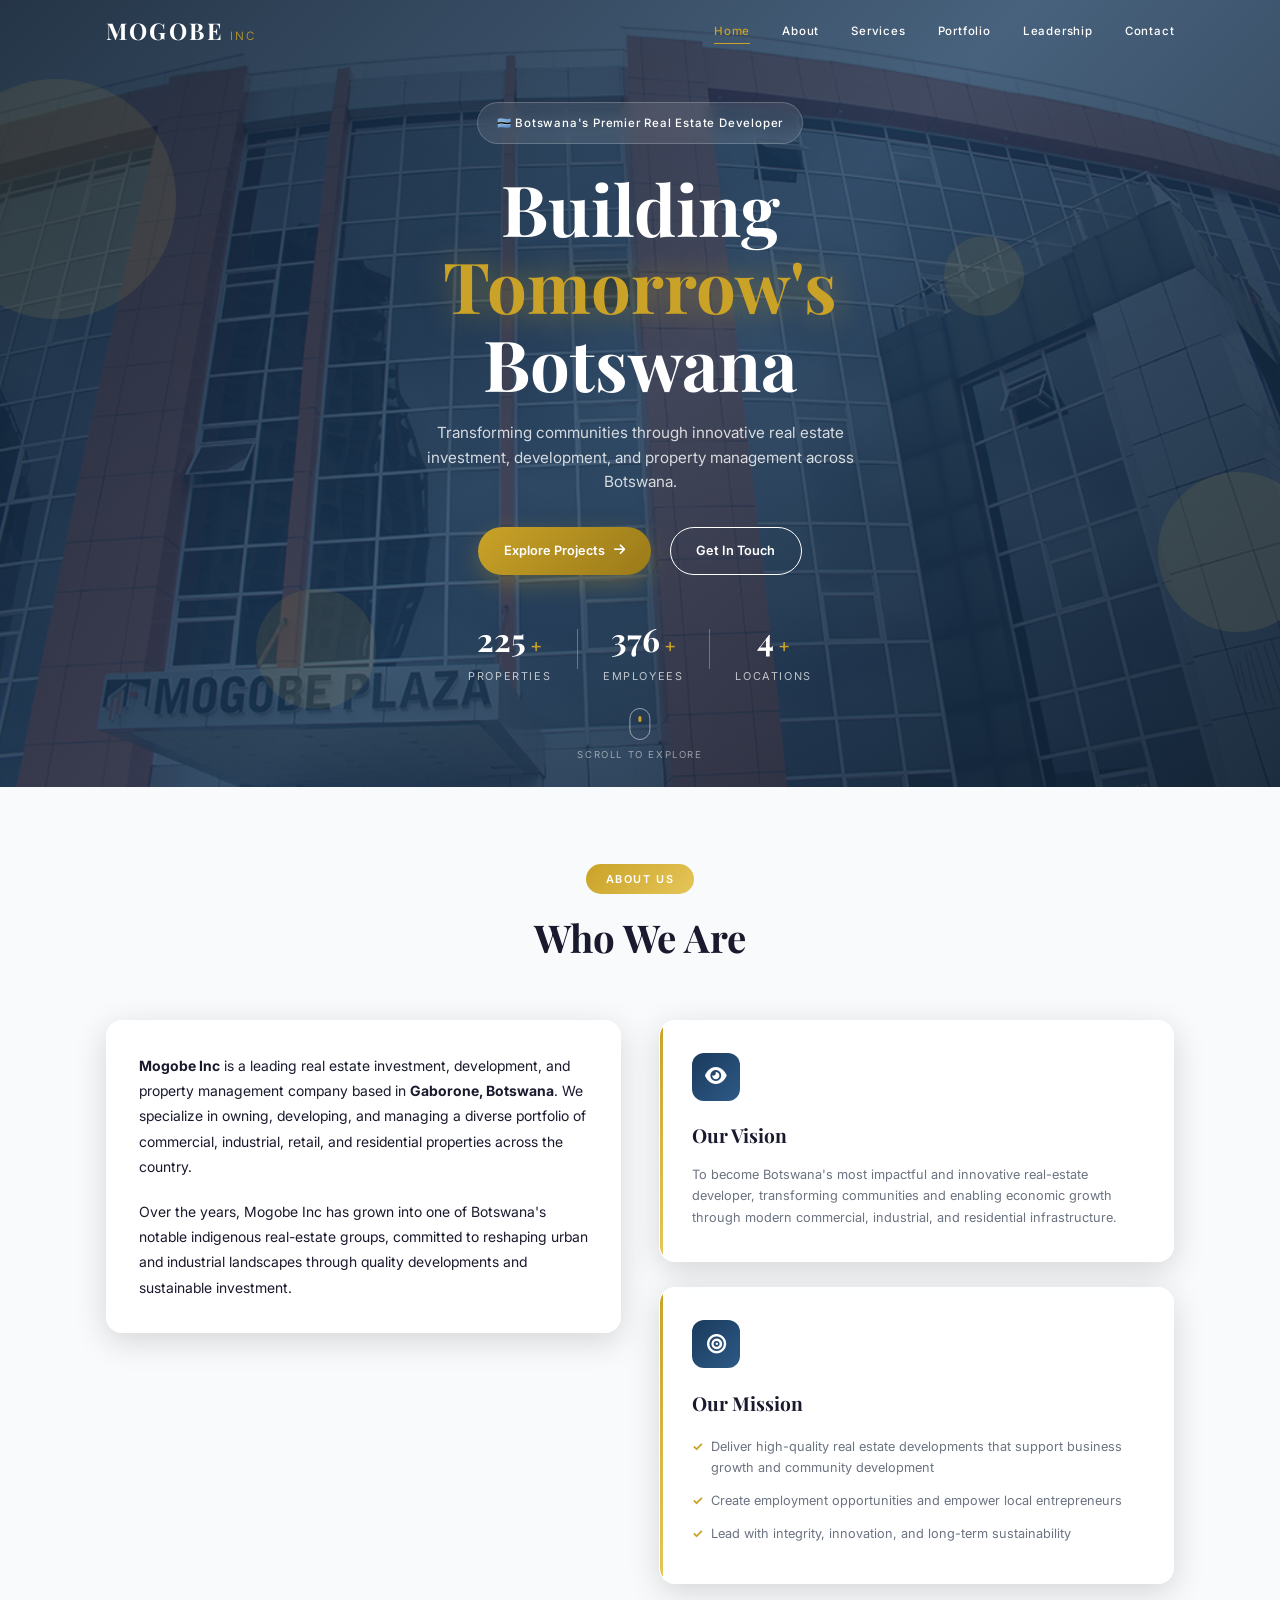
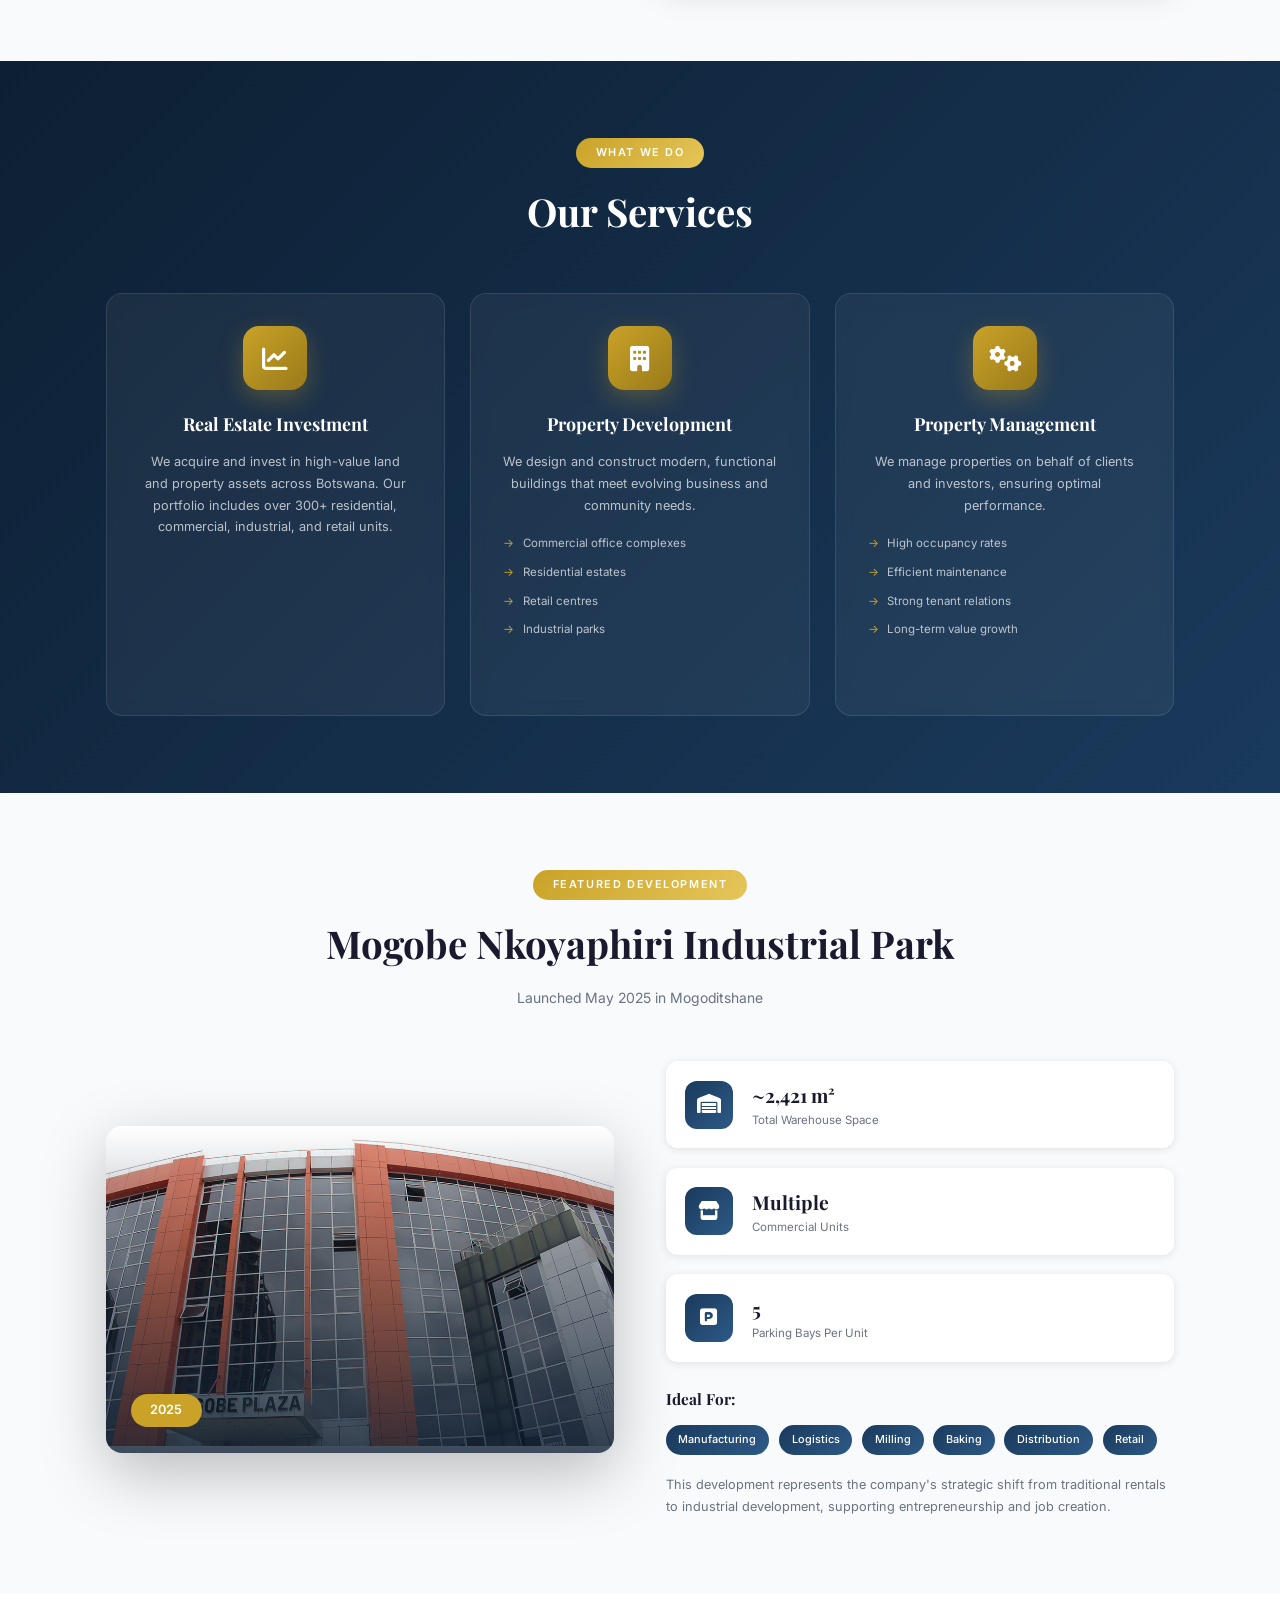
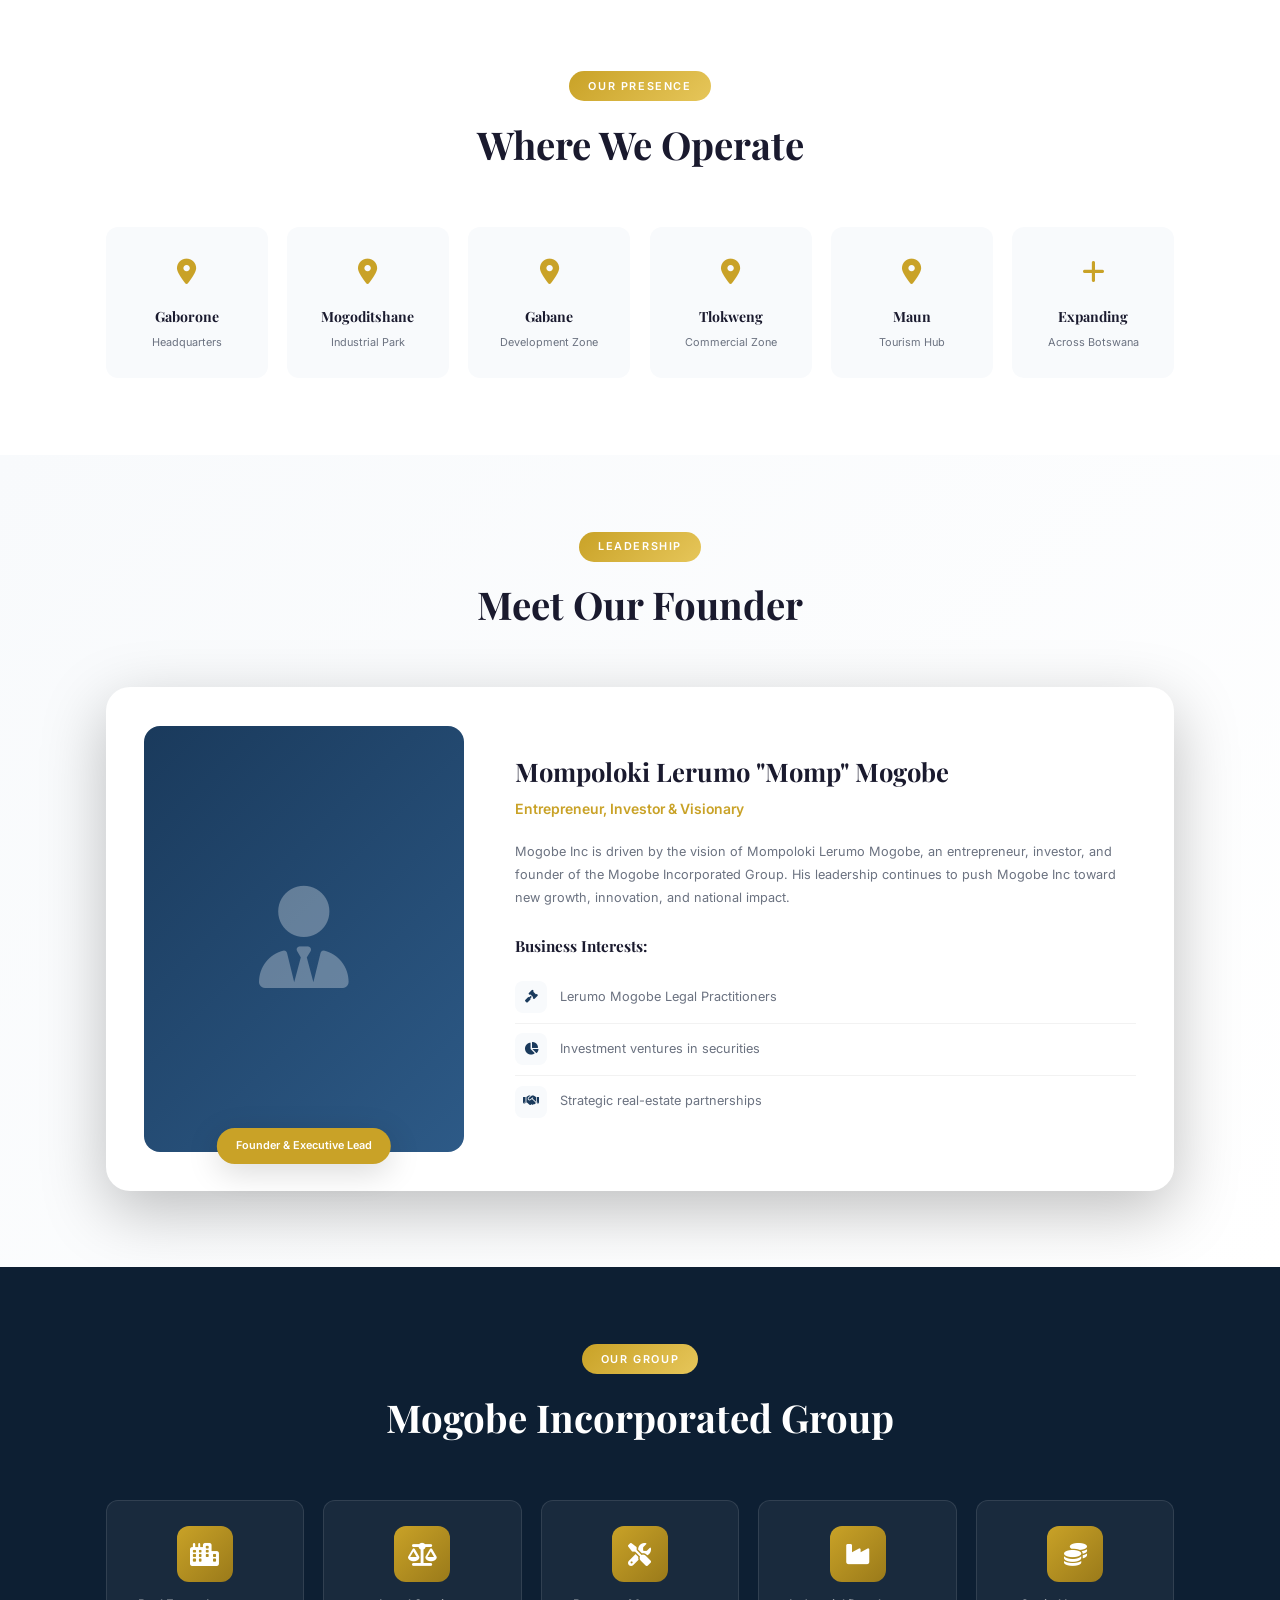
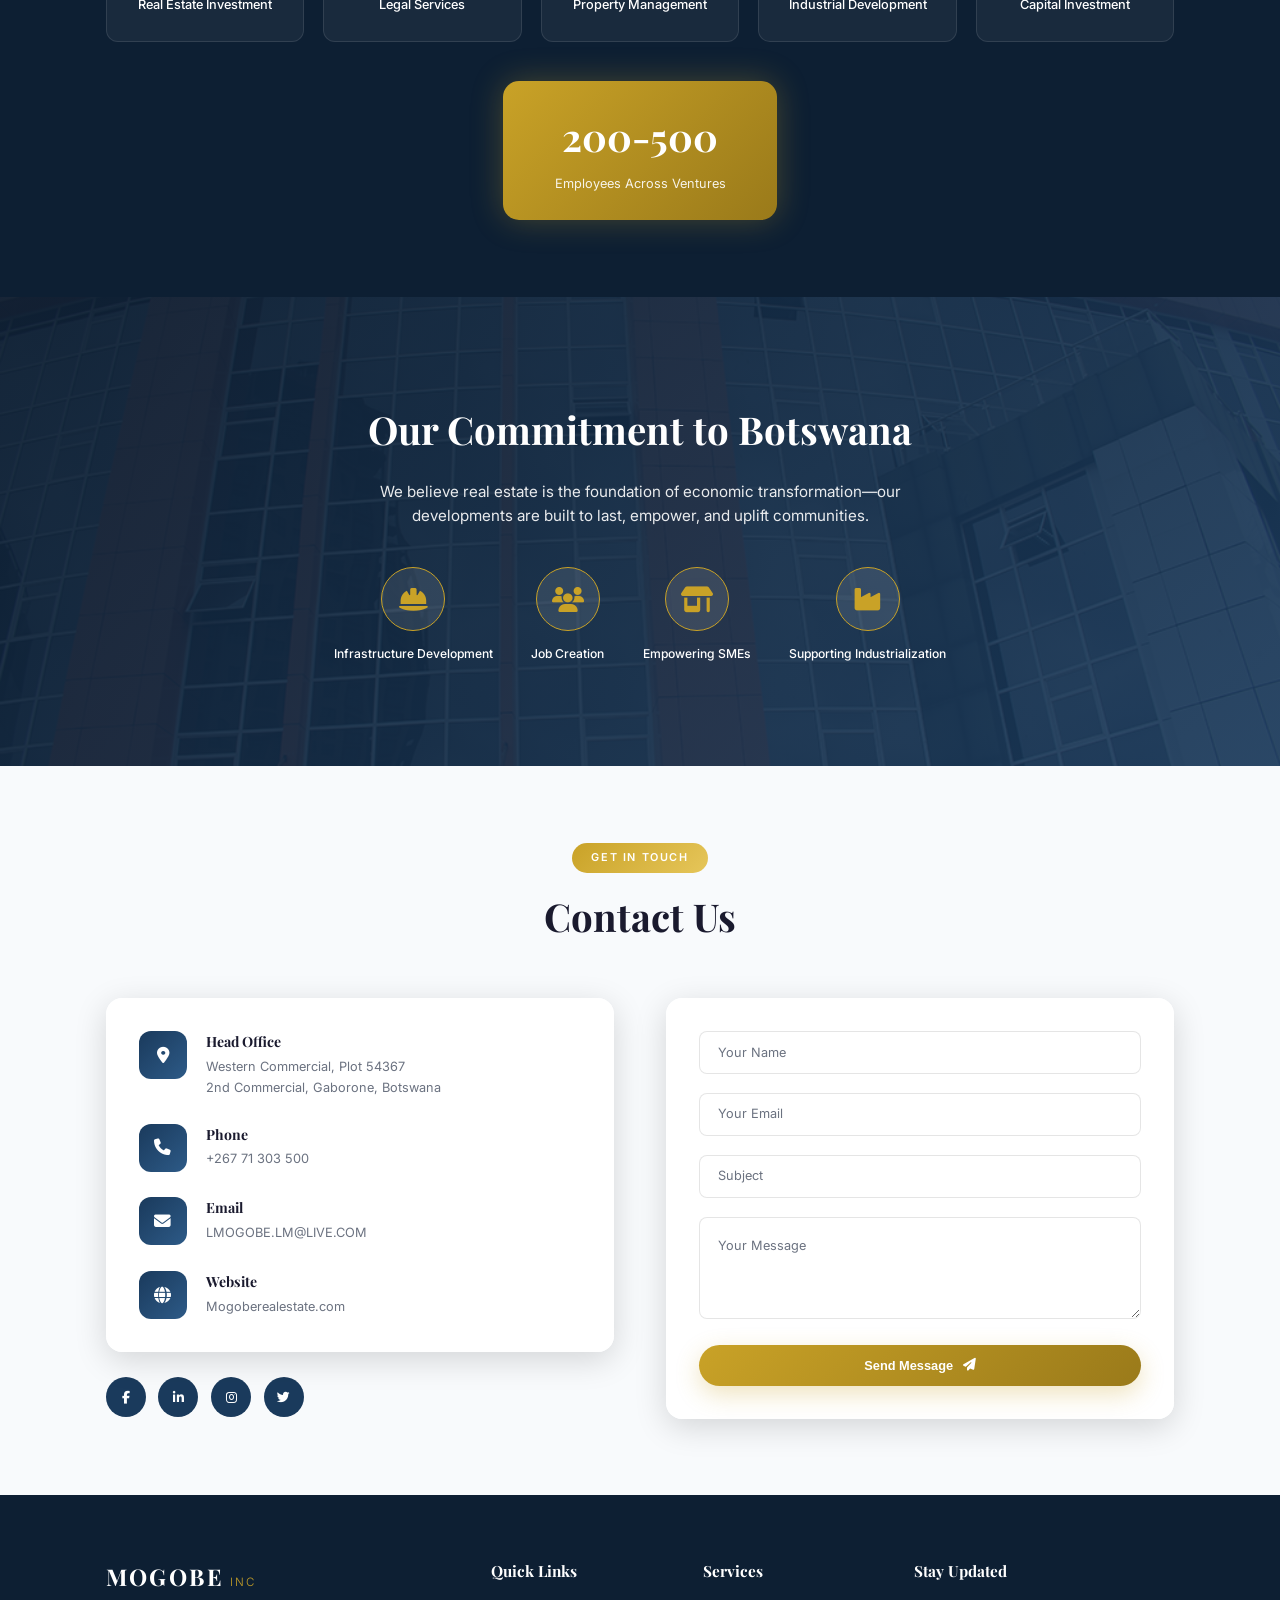
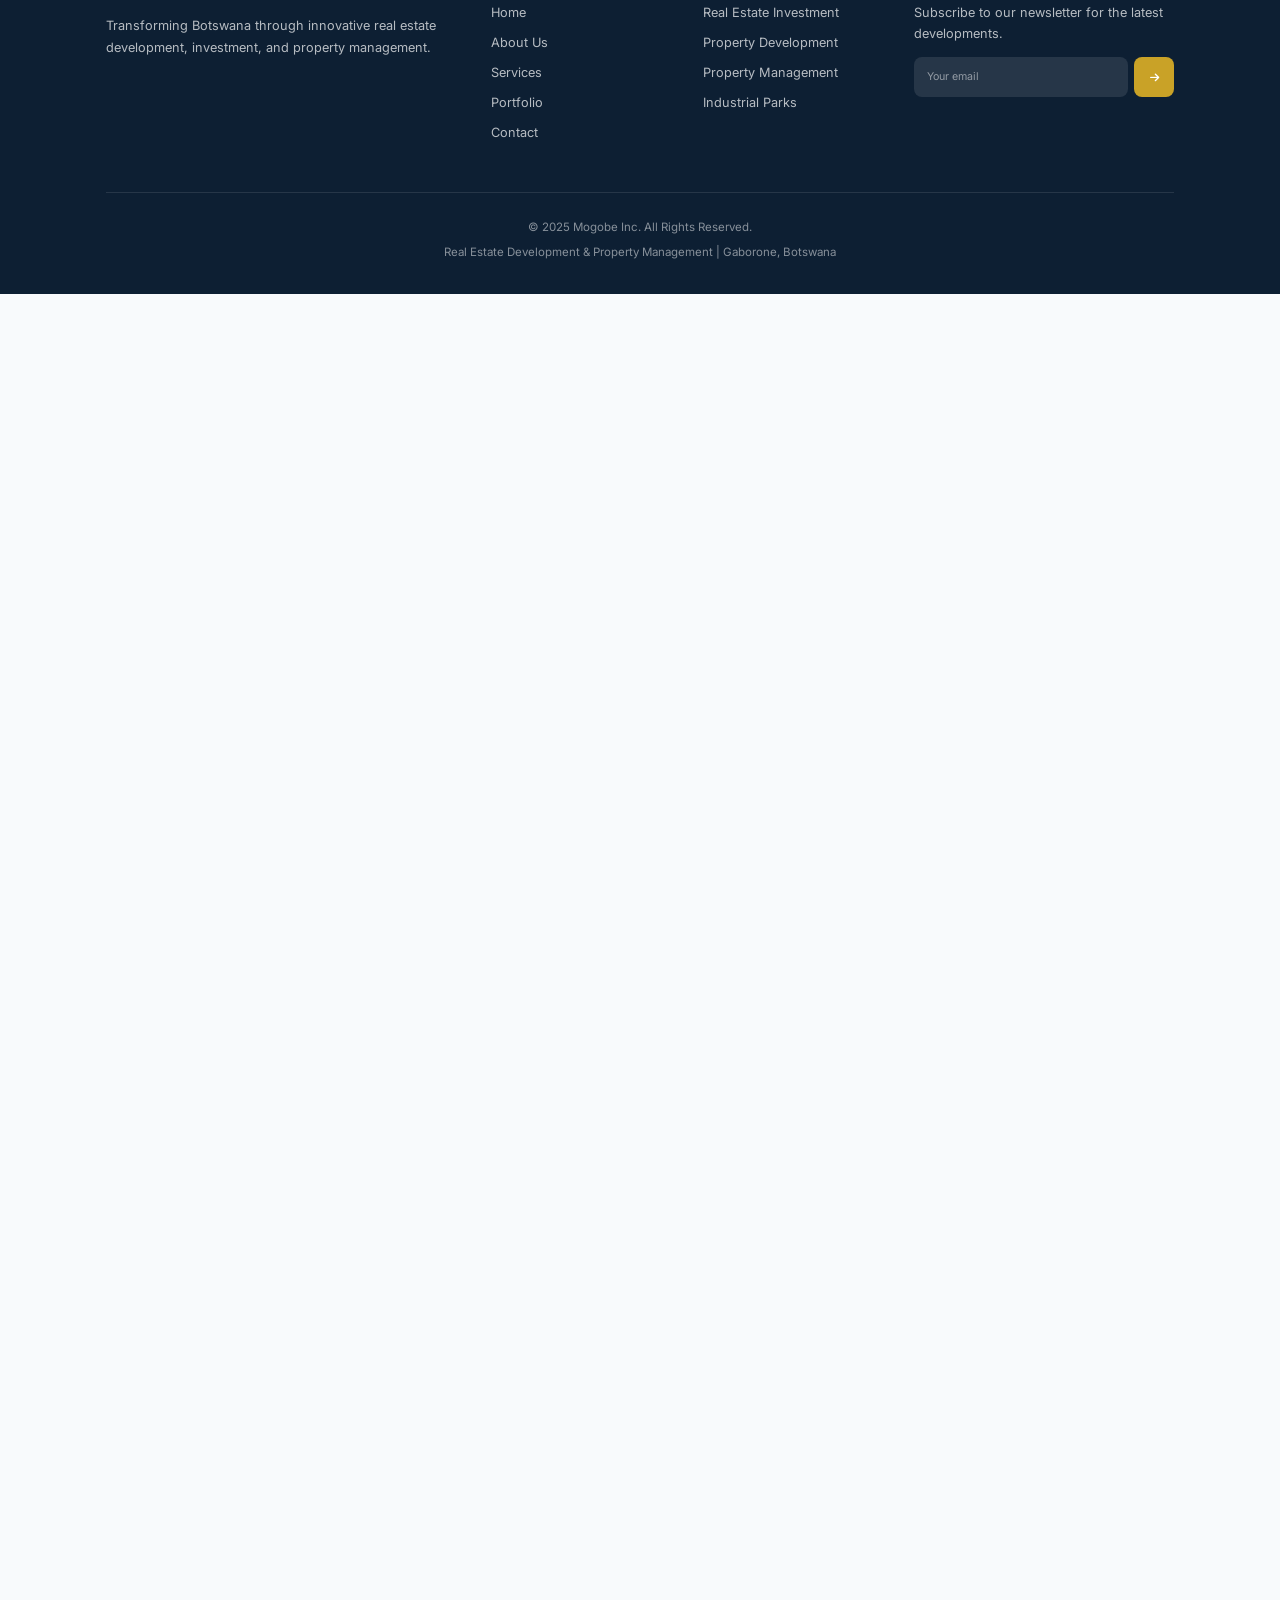
<file: index.html>
<!DOCTYPE html>
<html lang="en">
<head>
    <meta charset="UTF-8">
    <meta name="viewport" content="width=device-width, initial-scale=1.0, maximum-scale=5.0, user-scalable=yes">
    <title>Mogobe Inc | Premier Real Estate Development in Botswana</title>
    <link rel="stylesheet" href="styles.css">
    <link href="https://fonts.googleapis.com/css2?family=Playfair+Display:wght@400;500;600;700&family=Inter:wght@300;400;500;600;700&display=swap" rel="stylesheet">
    <link rel="stylesheet" href="https://cdnjs.cloudflare.com/ajax/libs/font-awesome/6.4.0/css/all.min.css">
</head>
<body>
    <!-- Preloader -->
    <div class="preloader">
        <div class="loader-cube">
            <div class="cube-face front"></div>
            <div class="cube-face back"></div>
            <div class="cube-face right"></div>
            <div class="cube-face left"></div>
            <div class="cube-face top"></div>
            <div class="cube-face bottom"></div>
        </div>
        <p class="loader-text">MOGOBE INC</p>
    </div>

    <!-- Navigation -->
    <nav class="navbar">
        <div class="nav-container">
            <a href="#" class="logo">
                <span class="logo-text">MOGOBE</span>
                <span class="logo-sub">INC</span>
            </a>
            <ul class="nav-links">
                <li><a href="#home" class="nav-link active">Home</a></li>
                <li><a href="#about" class="nav-link">About</a></li>
                <li><a href="#services" class="nav-link">Services</a></li>
                <li><a href="#portfolio" class="nav-link">Portfolio</a></li>
                <li><a href="#leadership" class="nav-link">Leadership</a></li>
                <li><a href="#contact" class="nav-link">Contact</a></li>
            </ul>
            <div class="hamburger">
                <span></span>
                <span></span>
                <span></span>
            </div>
        </div>
    </nav>

    <!-- Hero Section -->
    <section id="home" class="hero">
        <div class="hero-bg">
            <img src="pictures/IMG_7390.jpg" alt="Mogobe Inc Building" class="hero-image">
            <div class="hero-overlay"></div>
        </div>
        <div class="floating-shapes">
            <div class="shape shape-1"></div>
            <div class="shape shape-2"></div>
            <div class="shape shape-3"></div>
            <div class="shape shape-4"></div>
        </div>
        <div class="hero-content">
            <div class="hero-badge animate-fade-in">
                <span>🇧🇼 Botswana's Premier Real Estate Developer</span>
            </div>
            <h1 class="hero-title">
                <span class="title-line">Building</span>
                <span class="title-line highlight">Tomorrow's</span>
                <span class="title-line">Botswana</span>
            </h1>
            <p class="hero-subtitle">
                Transforming communities through innovative real estate investment, 
                development, and property management across Botswana.
            </p>
            <div class="hero-buttons">
                <a href="#portfolio" class="btn btn-primary">
                    <span>Explore Projects</span>
                    <i class="fas fa-arrow-right"></i>
                </a>
                <a href="#contact" class="btn btn-secondary">
                    <span>Get In Touch</span>
                </a>
            </div>
            <div class="hero-stats">
                <div class="stat-item">
                    <span class="stat-number" data-count="300">0</span>
                    <span class="stat-plus">+</span>
                    <span class="stat-label">Properties</span>
                </div>
                <div class="stat-divider"></div>
                <div class="stat-item">
                    <span class="stat-number" data-count="500">0</span>
                    <span class="stat-plus">+</span>
                    <span class="stat-label">Employees</span>
                </div>
                <div class="stat-divider"></div>
                <div class="stat-item">
                    <span class="stat-number" data-count="6">0</span>
                    <span class="stat-plus">+</span>
                    <span class="stat-label">Locations</span>
                </div>
            </div>
        </div>
        <div class="scroll-indicator">
            <div class="mouse">
                <div class="wheel"></div>
            </div>
            <span>Scroll to explore</span>
        </div>
    </section>

    <!-- About Section -->
    <section id="about" class="about">
        <div class="container">
            <div class="section-header">
                <span class="section-tag">About Us</span>
                <h2 class="section-title">Who We Are</h2>
            </div>
            <div class="about-grid">
                <div class="about-content">
                    <div class="about-card glass-card">
                        <div class="card-3d">
                            <p class="about-text">
                                <strong>Mogobe Inc</strong> is a leading real estate investment, development, and property management company based in <strong>Gaborone, Botswana</strong>. We specialize in owning, developing, and managing a diverse portfolio of commercial, industrial, retail, and residential properties across the country.
                            </p>
                            <p class="about-text">
                                Over the years, Mogobe Inc has grown into one of Botswana's notable indigenous real-estate groups, committed to reshaping urban and industrial landscapes through quality developments and sustainable investment.
                            </p>
                        </div>
                    </div>
                </div>
                <div class="about-vision-mission">
                    <div class="vm-card vision-card glass-card">
                        <div class="vm-icon">
                            <i class="fas fa-eye"></i>
                        </div>
                        <h3>Our Vision</h3>
                        <p>To become Botswana's most impactful and innovative real-estate developer, transforming communities and enabling economic growth through modern commercial, industrial, and residential infrastructure.</p>
                    </div>
                    <div class="vm-card mission-card glass-card">
                        <div class="vm-icon">
                            <i class="fas fa-bullseye"></i>
                        </div>
                        <h3>Our Mission</h3>
                        <ul>
                            <li>Deliver high-quality real estate developments that support business growth and community development</li>
                            <li>Create employment opportunities and empower local entrepreneurs</li>
                            <li>Lead with integrity, innovation, and long-term sustainability</li>
                        </ul>
                    </div>
                </div>
            </div>
        </div>
        <div class="about-bg-shapes">
            <div class="bg-shape bg-shape-1"></div>
            <div class="bg-shape bg-shape-2"></div>
        </div>
    </section>

    <!-- Services Section -->
    <section id="services" class="services">
        <div class="container">
            <div class="section-header">
                <span class="section-tag">What We Do</span>
                <h2 class="section-title">Our Services</h2>
            </div>
            <div class="services-grid">
                <div class="service-card" data-tilt>
                    <div class="service-icon">
                        <div class="icon-3d">
                            <i class="fas fa-chart-line"></i>
                        </div>
                    </div>
                    <h3>Real Estate Investment</h3>
                    <p>We acquire and invest in high-value land and property assets across Botswana. Our portfolio includes over 300+ residential, commercial, industrial, and retail units.</p>
                    <div class="service-hover-content">
                        <span class="learn-more">Learn More <i class="fas fa-arrow-right"></i></span>
                    </div>
                </div>
                <div class="service-card" data-tilt>
                    <div class="service-icon">
                        <div class="icon-3d">
                            <i class="fas fa-building"></i>
                        </div>
                    </div>
                    <h3>Property Development</h3>
                    <p>We design and construct modern, functional buildings that meet evolving business and community needs.</p>
                    <ul class="service-list">
                        <li>Commercial office complexes</li>
                        <li>Residential estates</li>
                        <li>Retail centres</li>
                        <li>Industrial parks</li>
                    </ul>
                    <div class="service-hover-content">
                        <span class="learn-more">Learn More <i class="fas fa-arrow-right"></i></span>
                    </div>
                </div>
                <div class="service-card" data-tilt>
                    <div class="service-icon">
                        <div class="icon-3d">
                            <i class="fas fa-cogs"></i>
                        </div>
                    </div>
                    <h3>Property Management</h3>
                    <p>We manage properties on behalf of clients and investors, ensuring optimal performance.</p>
                    <ul class="service-list">
                        <li>High occupancy rates</li>
                        <li>Efficient maintenance</li>
                        <li>Strong tenant relations</li>
                        <li>Long-term value growth</li>
                    </ul>
                    <div class="service-hover-content">
                        <span class="learn-more">Learn More <i class="fas fa-arrow-right"></i></span>
                    </div>
                </div>
            </div>
        </div>
    </section>

    <!-- Featured Project Section -->
    <section id="portfolio" class="portfolio">
        <div class="container">
            <div class="section-header">
                <span class="section-tag">Featured Development</span>
                <h2 class="section-title">Mogobe Nkoyaphiri Industrial Park</h2>
                <p class="section-subtitle">Launched May 2025 in Mogoditshane</p>
            </div>
            <div class="project-showcase">
                <div class="project-3d-container">
                    <div class="project-card-3d">
                        <div class="project-image">
                            <img src="pictures/IMG_7390.jpg" alt="Nkoyaphiri Industrial Park">
                            <div class="project-overlay">
                                <span class="project-year">2025</span>
                            </div>
                        </div>
                    </div>
                </div>
                <div class="project-details">
                    <div class="project-highlights">
                        <div class="highlight-item">
                            <div class="highlight-icon">
                                <i class="fas fa-warehouse"></i>
                            </div>
                            <div class="highlight-content">
                                <span class="highlight-number">~2,421 m²</span>
                                <span class="highlight-label">Total Warehouse Space</span>
                            </div>
                        </div>
                        <div class="highlight-item">
                            <div class="highlight-icon">
                                <i class="fas fa-store"></i>
                            </div>
                            <div class="highlight-content">
                                <span class="highlight-number">Multiple</span>
                                <span class="highlight-label">Commercial Units</span>
                            </div>
                        </div>
                        <div class="highlight-item">
                            <div class="highlight-icon">
                                <i class="fas fa-parking"></i>
                            </div>
                            <div class="highlight-content">
                                <span class="highlight-number">5</span>
                                <span class="highlight-label">Parking Bays Per Unit</span>
                            </div>
                        </div>
                    </div>
                    <div class="project-description">
                        <h4>Ideal For:</h4>
                        <div class="use-cases">
                            <span class="use-case">Manufacturing</span>
                            <span class="use-case">Logistics</span>
                            <span class="use-case">Milling</span>
                            <span class="use-case">Baking</span>
                            <span class="use-case">Distribution</span>
                            <span class="use-case">Retail</span>
                        </div>
                        <p>This development represents the company's strategic shift from traditional rentals to industrial development, supporting entrepreneurship and job creation.</p>
                    </div>
                </div>
            </div>
        </div>
    </section>

    <!-- Locations Section -->
    <section class="locations">
        <div class="container">
            <div class="section-header">
                <span class="section-tag">Our Presence</span>
                <h2 class="section-title">Where We Operate</h2>
            </div>
            <div class="locations-grid">
                <div class="location-card">
                    <div class="location-icon">
                        <i class="fas fa-map-marker-alt"></i>
                    </div>
                    <h4>Gaborone</h4>
                    <span>Headquarters</span>
                </div>
                <div class="location-card">
                    <div class="location-icon">
                        <i class="fas fa-map-marker-alt"></i>
                    </div>
                    <h4>Mogoditshane</h4>
                    <span>Industrial Park</span>
                </div>
                <div class="location-card">
                    <div class="location-icon">
                        <i class="fas fa-map-marker-alt"></i>
                    </div>
                    <h4>Gabane</h4>
                    <span>Development Zone</span>
                </div>
                <div class="location-card">
                    <div class="location-icon">
                        <i class="fas fa-map-marker-alt"></i>
                    </div>
                    <h4>Tlokweng</h4>
                    <span>Commercial Zone</span>
                </div>
                <div class="location-card">
                    <div class="location-icon">
                        <i class="fas fa-map-marker-alt"></i>
                    </div>
                    <h4>Maun</h4>
                    <span>Tourism Hub</span>
                </div>
                <div class="location-card">
                    <div class="location-icon">
                        <i class="fas fa-plus"></i>
                    </div>
                    <h4>Expanding</h4>
                    <span>Across Botswana</span>
                </div>
            </div>
        </div>
    </section>

    <!-- Leadership Section -->
    <section id="leadership" class="leadership">
        <div class="container">
            <div class="section-header">
                <span class="section-tag">Leadership</span>
                <h2 class="section-title">Meet Our Founder</h2>
            </div>
            <div class="leader-card">
                <div class="leader-image-container">
                    <div class="leader-image-frame">
                        <div class="leader-placeholder">
                            <i class="fas fa-user-tie"></i>
                        </div>
                    </div>
                    <div class="leader-badge">
                        <span>Founder & Executive Lead</span>
                    </div>
                </div>
                <div class="leader-info">
                    <h3>Mompoloki Lerumo "Momp" Mogobe</h3>
                    <p class="leader-title">Entrepreneur, Investor & Visionary</p>
                    <p class="leader-bio">
                        Mogobe Inc is driven by the vision of Mompoloki Lerumo Mogobe, an entrepreneur, investor, and founder of the Mogobe Incorporated Group. His leadership continues to push Mogobe Inc toward new growth, innovation, and national impact.
                    </p>
                    <div class="leader-ventures">
                        <h4>Business Interests:</h4>
                        <ul>
                            <li><i class="fas fa-gavel"></i> Lerumo Mogobe Legal Practitioners</li>
                            <li><i class="fas fa-chart-pie"></i> Investment ventures in securities</li>
                            <li><i class="fas fa-handshake"></i> Strategic real-estate partnerships</li>
                        </ul>
                    </div>
                </div>
            </div>
        </div>
    </section>

    <!-- Group Structure Section -->
    <section class="group-structure">
        <div class="container">
            <div class="section-header">
                <span class="section-tag">Our Group</span>
                <h2 class="section-title">Mogobe Incorporated Group</h2>
            </div>
            <div class="structure-grid">
                <div class="structure-card">
                    <div class="structure-icon">
                        <i class="fas fa-city"></i>
                    </div>
                    <h4>Real Estate Investment</h4>
                </div>
                <div class="structure-card">
                    <div class="structure-icon">
                        <i class="fas fa-balance-scale"></i>
                    </div>
                    <h4>Legal Services</h4>
                </div>
                <div class="structure-card">
                    <div class="structure-icon">
                        <i class="fas fa-tools"></i>
                    </div>
                    <h4>Property Management</h4>
                </div>
                <div class="structure-card">
                    <div class="structure-icon">
                        <i class="fas fa-industry"></i>
                    </div>
                    <h4>Industrial Development</h4>
                </div>
                <div class="structure-card">
                    <div class="structure-icon">
                        <i class="fas fa-coins"></i>
                    </div>
                    <h4>Capital Investment</h4>
                </div>
            </div>
            <div class="employee-count">
                <div class="count-box">
                    <span class="count-number">200-500</span>
                    <span class="count-label">Employees Across Ventures</span>
                </div>
            </div>
        </div>
    </section>

    <!-- Commitment Section -->
    <section class="commitment">
        <div class="commitment-bg">
            <img src="pictures/IMG_7390.jpg" alt="Mogobe Commitment">
            <div class="commitment-overlay"></div>
        </div>
        <div class="container">
            <div class="commitment-content">
                <h2>Our Commitment to Botswana</h2>
                <p>We believe real estate is the foundation of economic transformation—our developments are built to last, empower, and uplift communities.</p>
                <div class="commitment-pillars">
                    <div class="pillar">
                        <i class="fas fa-hard-hat"></i>
                        <span>Infrastructure Development</span>
                    </div>
                    <div class="pillar">
                        <i class="fas fa-users"></i>
                        <span>Job Creation</span>
                    </div>
                    <div class="pillar">
                        <i class="fas fa-store-alt"></i>
                        <span>Empowering SMEs</span>
                    </div>
                    <div class="pillar">
                        <i class="fas fa-industry"></i>
                        <span>Supporting Industrialization</span>
                    </div>
                </div>
            </div>
        </div>
    </section>

    <!-- Contact Section -->
    <section id="contact" class="contact">
        <div class="container">
            <div class="section-header">
                <span class="section-tag">Get In Touch</span>
                <h2 class="section-title">Contact Us</h2>
            </div>
            <div class="contact-grid">
                <div class="contact-info">
                    <div class="contact-card glass-card">
                        <div class="contact-item">
                            <div class="contact-icon">
                                <i class="fas fa-map-marker-alt"></i>
                            </div>
                            <div class="contact-details">
                                <h4>Head Office</h4>
                                <p>Western Commercial, Plot 54367<br>2nd Commercial, Gaborone, Botswana</p>
                            </div>
                        </div>
                        <div class="contact-item">
                            <div class="contact-icon">
                                <i class="fas fa-phone"></i>
                            </div>
                            <div class="contact-details">
                                <h4>Phone</h4>
                                <p>+267 71 303 500</p>
                            </div>
                        </div>
                        <div class="contact-item">
                            <div class="contact-icon">
                                <i class="fas fa-envelope"></i>
                            </div>
                            <div class="contact-details">
                                <h4>Email</h4>
                                <p>LMOGOBE.LM@LIVE.COM</p>
                            </div>
                        </div>
                        <div class="contact-item">
                            <div class="contact-icon">
                                <i class="fas fa-globe"></i>
                            </div>
                            <div class="contact-details">
                                <h4>Website</h4>
                                <p>Mogoberealestate.com</p>
                            </div>
                        </div>
                    </div>
                    <div class="social-links">
                        <a href="https://www.facebook.com/propertymoghuls/" target="_blank" class="social-link">
                            <i class="fab fa-facebook-f"></i>
                        </a>
                        <a href="https://bw.linkedin.com/company/mogobe-incorporated-group" target="_blank" class="social-link">
                            <i class="fab fa-linkedin-in"></i>
                        </a>
                        <a href="#" class="social-link">
                            <i class="fab fa-instagram"></i>
                        </a>
                        <a href="#" class="social-link">
                            <i class="fab fa-twitter"></i>
                        </a>
                    </div>
                </div>
                <div class="contact-form-container">
                    <form class="contact-form glass-card">
                        <div class="form-group">
                            <input type="text" id="name" required>
                            <label for="name">Your Name</label>
                        </div>
                        <div class="form-group">
                            <input type="email" id="email" required>
                            <label for="email">Your Email</label>
                        </div>
                        <div class="form-group">
                            <input type="text" id="subject" required>
                            <label for="subject">Subject</label>
                        </div>
                        <div class="form-group">
                            <textarea id="message" rows="5" required></textarea>
                            <label for="message">Your Message</label>
                        </div>
                        <button type="submit" class="btn btn-primary btn-full">
                            <span>Send Message</span>
                            <i class="fas fa-paper-plane"></i>
                        </button>
                    </form>
                </div>
            </div>
        </div>
    </section>

    <!-- Footer -->
    <footer class="footer">
        <div class="container">
            <div class="footer-grid">
                <div class="footer-brand">
                    <a href="#" class="footer-logo">
                        <span class="logo-text">MOGOBE</span>
                        <span class="logo-sub">INC</span>
                    </a>
                    <p>Transforming Botswana through innovative real estate development, investment, and property management.</p>
                </div>
                <div class="footer-links">
                    <h4>Quick Links</h4>
                    <ul>
                        <li><a href="#home">Home</a></li>
                        <li><a href="#about">About Us</a></li>
                        <li><a href="#services">Services</a></li>
                        <li><a href="#portfolio">Portfolio</a></li>
                        <li><a href="#contact">Contact</a></li>
                    </ul>
                </div>
                <div class="footer-services">
                    <h4>Services</h4>
                    <ul>
                        <li><a href="#">Real Estate Investment</a></li>
                        <li><a href="#">Property Development</a></li>
                        <li><a href="#">Property Management</a></li>
                        <li><a href="#">Industrial Parks</a></li>
                    </ul>
                </div>
                <div class="footer-newsletter">
                    <h4>Stay Updated</h4>
                    <p>Subscribe to our newsletter for the latest developments.</p>
                    <form class="newsletter-form">
                        <input type="email" placeholder="Your email">
                        <button type="submit"><i class="fas fa-arrow-right"></i></button>
                    </form>
                </div>
            </div>
            <div class="footer-bottom">
                <p>&copy; 2025 Mogobe Inc. All Rights Reserved.</p>
                <p>Real Estate Development & Property Management | Gaborone, Botswana</p>
            </div>
        </div>
    </footer>

    <script src="script.js"></script>
</body>
</html>
</file>
<file: styles.css>
/* ========================================
   MOGOBE INC - Premium Real Estate Website
   Modern CSS with 3D Effects & Animations
   ======================================== */

/* CSS Variables */
:root {
    --primary-color: #1a3a5c;
    --primary-dark: #0d1f33;
    --primary-light: #2d5a87;
    --accent-color: #c9a227;
    --accent-light: #e6c65a;
    --accent-dark: #9a7a1a;
    --text-dark: #1a1a2e;
    --text-light: #6b7280;
    --text-white: #ffffff;
    --bg-light: #f8fafc;
    --bg-dark: #0f172a;
    --glass-bg: rgba(255, 255, 255, 0.1);
    --glass-border: rgba(255, 255, 255, 0.2);
    --shadow-sm: 0 2px 10px rgba(0, 0, 0, 0.1);
    --shadow-md: 0 10px 40px rgba(0, 0, 0, 0.15);
    --shadow-lg: 0 25px 80px rgba(0, 0, 0, 0.25);
    --shadow-glow: 0 0 40px rgba(201, 162, 39, 0.3);
    --transition-fast: 0.3s ease;
    --transition-medium: 0.5s ease;
    --transition-slow: 0.8s ease;
    --font-heading: 'Playfair Display', serif;
    --font-body: 'Inter', sans-serif;
}

/* Reset & Base Styles */
*, *::before, *::after {
    margin: 0;
    padding: 0;
    box-sizing: border-box;
}

html {
    scroll-behavior: smooth;
    font-size: 16px;
}

body {
    font-family: var(--font-body);
    color: var(--text-dark);
    line-height: 1.6;
    overflow-x: hidden;
    background: var(--bg-light);
    zoom: 80%;
}

/* Preloader */
.preloader {
    position: fixed;
    top: 0;
    left: 0;
    width: 100%;
    height: 100%;
    background: linear-gradient(135deg, var(--primary-dark) 0%, var(--primary-color) 100%);
    display: flex;
    flex-direction: column;
    justify-content: center;
    align-items: center;
    z-index: 10000;
    transition: opacity 0.5s ease, visibility 0.5s ease;
}

.preloader.hidden {
    opacity: 0;
    visibility: hidden;
}

.loader-cube {
    width: 60px;
    height: 60px;
    position: relative;
    transform-style: preserve-3d;
    animation: rotateCube 2s infinite linear;
}

.cube-face {
    position: absolute;
    width: 60px;
    height: 60px;
    background: linear-gradient(135deg, var(--accent-color), var(--accent-light));
    border: 2px solid var(--accent-light);
    opacity: 0.9;
}

.cube-face.front { transform: translateZ(30px); }
.cube-face.back { transform: rotateY(180deg) translateZ(30px); }
.cube-face.right { transform: rotateY(90deg) translateZ(30px); }
.cube-face.left { transform: rotateY(-90deg) translateZ(30px); }
.cube-face.top { transform: rotateX(90deg) translateZ(30px); }
.cube-face.bottom { transform: rotateX(-90deg) translateZ(30px); }

@keyframes rotateCube {
    0% { transform: rotateX(0deg) rotateY(0deg); }
    100% { transform: rotateX(360deg) rotateY(360deg); }
}

.loader-text {
    color: var(--text-white);
    font-family: var(--font-heading);
    font-size: 1.5rem;
    letter-spacing: 8px;
    margin-top: 40px;
    animation: pulse 1.5s infinite;
}

@keyframes pulse {
    0%, 100% { opacity: 1; }
    50% { opacity: 0.5; }
}

/* Container */
.container {
    max-width: 1400px;
    margin: 0 auto;
    padding: 0 2rem;
}

/* Navigation */
.navbar {
    position: fixed;
    top: 0;
    left: 0;
    width: 100%;
    z-index: 1000;
    padding: 1rem 0;
    transition: all var(--transition-medium);
}

.navbar.scrolled {
    background: rgba(26, 58, 92, 0.95);
    backdrop-filter: blur(20px);
    padding: 0.5rem 0;
    box-shadow: var(--shadow-md);
}

.nav-container {
    max-width: 1400px;
    margin: 0 auto;
    padding: 0 2rem;
    display: flex;
    justify-content: space-between;
    align-items: center;
}

.logo {
    display: flex;
    align-items: baseline;
    text-decoration: none;
    gap: 0.5rem;
}

.logo-text {
    font-family: var(--font-heading);
    font-size: 1.8rem;
    font-weight: 700;
    color: var(--text-white);
    letter-spacing: 3px;
}

.logo-sub {
    font-family: var(--font-body);
    font-size: 0.9rem;
    font-weight: 300;
    color: var(--accent-color);
    letter-spacing: 2px;
}

.nav-links {
    display: flex;
    list-style: none;
    gap: 2.5rem;
}

.nav-link {
    color: var(--text-white);
    text-decoration: none;
    font-size: 0.9rem;
    font-weight: 500;
    letter-spacing: 1px;
    position: relative;
    padding: 0.5rem 0;
    transition: color var(--transition-fast);
}

.nav-link::after {
    content: '';
    position: absolute;
    bottom: 0;
    left: 0;
    width: 0;
    height: 2px;
    background: var(--accent-color);
    transition: width var(--transition-fast);
}

.nav-link:hover::after,
.nav-link.active::after {
    width: 100%;
}

.nav-link:hover,
.nav-link.active {
    color: var(--accent-color);
}

.hamburger {
    display: none;
    flex-direction: column;
    gap: 6px;
    cursor: pointer;
    padding: 10px;
}

.hamburger span {
    width: 25px;
    height: 2px;
    background: var(--text-white);
    transition: all var(--transition-fast);
}

/* Hero Section */
.hero {
    position: relative;
    min-height: 100vh;
    display: flex;
    align-items: center;
    justify-content: center;
    overflow: hidden;
}

.hero-bg {
    position: absolute;
    top: 0;
    left: 0;
    width: 100%;
    height: 100%;
    z-index: -2;
}

.hero-image {
    width: 100%;
    height: 100%;
    object-fit: cover;
    animation: slowZoom 20s infinite alternate;
}

@keyframes slowZoom {
    0% { transform: scale(1); }
    100% { transform: scale(1.1); }
}

.hero-overlay {
    position: absolute;
    top: 0;
    left: 0;
    width: 100%;
    height: 100%;
    background: linear-gradient(
        135deg,
        rgba(13, 31, 51, 0.9) 0%,
        rgba(26, 58, 92, 0.8) 50%,
        rgba(13, 31, 51, 0.9) 100%
    );
}

.floating-shapes {
    position: absolute;
    top: 0;
    left: 0;
    width: 100%;
    height: 100%;
    z-index: -1;
    overflow: hidden;
}

.shape {
    position: absolute;
    border-radius: 50%;
    background: linear-gradient(135deg, var(--accent-color), var(--accent-light));
    opacity: 0.1;
    animation: float 15s infinite ease-in-out;
}

.shape-1 {
    width: 300px;
    height: 300px;
    top: 10%;
    left: -5%;
    animation-delay: 0s;
}

.shape-2 {
    width: 200px;
    height: 200px;
    top: 60%;
    right: -3%;
    animation-delay: -5s;
}

.shape-3 {
    width: 150px;
    height: 150px;
    bottom: 10%;
    left: 20%;
    animation-delay: -10s;
}

.shape-4 {
    width: 100px;
    height: 100px;
    top: 30%;
    right: 20%;
    animation-delay: -7s;
}

@keyframes float {
    0%, 100% { transform: translateY(0) rotate(0deg); }
    25% { transform: translateY(-30px) rotate(5deg); }
    50% { transform: translateY(0) rotate(0deg); }
    75% { transform: translateY(30px) rotate(-5deg); }
}

.hero-content {
    text-align: center;
    z-index: 1;
    padding: 2rem;
    max-width: 900px;
}

.hero-badge {
    display: inline-block;
    background: var(--glass-bg);
    backdrop-filter: blur(10px);
    border: 1px solid var(--glass-border);
    padding: 0.75rem 1.5rem;
    border-radius: 50px;
    margin-bottom: 2rem;
    animation: fadeInUp 1s ease forwards;
    opacity: 0;
}

.hero-badge span {
    color: var(--text-white);
    font-size: 0.9rem;
    font-weight: 500;
    letter-spacing: 1px;
}

.hero-title {
    margin-bottom: 1.5rem;
}

.title-line {
    display: block;
    font-family: var(--font-heading);
    font-size: clamp(3rem, 8vw, 5.5rem);
    font-weight: 700;
    color: var(--text-white);
    line-height: 1.1;
    opacity: 0;
    animation: fadeInUp 1s ease forwards;
}

.title-line:nth-child(1) { animation-delay: 0.2s; }
.title-line:nth-child(2) { animation-delay: 0.4s; }
.title-line:nth-child(3) { animation-delay: 0.6s; }

.title-line.highlight {
    color: var(--accent-color);
    text-shadow: 0 0 40px rgba(201, 162, 39, 0.5);
}

.hero-subtitle {
    font-size: 1.2rem;
    color: rgba(255, 255, 255, 0.8);
    max-width: 600px;
    margin: 0 auto 2.5rem;
    opacity: 0;
    animation: fadeInUp 1s ease 0.8s forwards;
}

.hero-buttons {
    display: flex;
    gap: 1.5rem;
    justify-content: center;
    flex-wrap: wrap;
    margin-bottom: 3rem;
    opacity: 0;
    animation: fadeInUp 1s ease 1s forwards;
}

.btn {
    display: inline-flex;
    align-items: center;
    gap: 0.75rem;
    padding: 1rem 2rem;
    font-size: 1rem;
    font-weight: 600;
    text-decoration: none;
    border-radius: 50px;
    transition: all var(--transition-fast);
    cursor: pointer;
    border: none;
    position: relative;
    overflow: hidden;
}

.btn-primary {
    background: linear-gradient(135deg, var(--accent-color), var(--accent-dark));
    color: var(--text-white);
    box-shadow: 0 10px 30px rgba(201, 162, 39, 0.3);
}

.btn-primary:hover {
    transform: translateY(-3px);
    box-shadow: 0 15px 40px rgba(201, 162, 39, 0.4);
}

.btn-primary i {
    transition: transform var(--transition-fast);
}

.btn-primary:hover i {
    transform: translateX(5px);
}

.btn-secondary {
    background: transparent;
    color: var(--text-white);
    border: 2px solid var(--text-white);
}

.btn-secondary:hover {
    background: var(--text-white);
    color: var(--primary-dark);
    transform: translateY(-3px);
}

.btn-full {
    width: 100%;
    justify-content: center;
}

.hero-stats {
    display: flex;
    justify-content: center;
    align-items: center;
    gap: 2rem;
    opacity: 0;
    animation: fadeInUp 1s ease 1.2s forwards;
}

.stat-item {
    text-align: center;
}

.stat-number {
    font-family: var(--font-heading);
    font-size: 2.5rem;
    font-weight: 700;
    color: var(--text-white);
}

.stat-plus {
    font-size: 1.5rem;
    color: var(--accent-color);
}

.stat-label {
    display: block;
    font-size: 0.85rem;
    color: rgba(255, 255, 255, 0.7);
    text-transform: uppercase;
    letter-spacing: 2px;
    margin-top: 0.25rem;
}

.stat-divider {
    width: 1px;
    height: 50px;
    background: rgba(255, 255, 255, 0.3);
}

@keyframes fadeInUp {
    from {
        opacity: 0;
        transform: translateY(30px);
    }
    to {
        opacity: 1;
        transform: translateY(0);
    }
}

.scroll-indicator {
    position: absolute;
    bottom: 2rem;
    left: 50%;
    transform: translateX(-50%);
    display: flex;
    flex-direction: column;
    align-items: center;
    gap: 0.5rem;
    animation: bounce 2s infinite;
}

.mouse {
    width: 26px;
    height: 40px;
    border: 2px solid rgba(255, 255, 255, 0.5);
    border-radius: 20px;
    display: flex;
    justify-content: center;
    padding-top: 8px;
}

.wheel {
    width: 4px;
    height: 8px;
    background: var(--accent-color);
    border-radius: 2px;
    animation: scroll 2s infinite;
}

@keyframes scroll {
    0% { opacity: 1; transform: translateY(0); }
    100% { opacity: 0; transform: translateY(10px); }
}

@keyframes bounce {
    0%, 100% { transform: translateX(-50%) translateY(0); }
    50% { transform: translateX(-50%) translateY(-10px); }
}

.scroll-indicator span {
    font-size: 0.75rem;
    color: rgba(255, 255, 255, 0.5);
    text-transform: uppercase;
    letter-spacing: 2px;
}

/* Section Styles */
section {
    padding: 6rem 0;
    position: relative;
}

.section-header {
    text-align: center;
    margin-bottom: 4rem;
}

.section-tag {
    display: inline-block;
    background: linear-gradient(135deg, var(--accent-color), var(--accent-light));
    color: var(--text-white);
    padding: 0.5rem 1.5rem;
    border-radius: 50px;
    font-size: 0.85rem;
    font-weight: 600;
    text-transform: uppercase;
    letter-spacing: 2px;
    margin-bottom: 1rem;
}

.section-title {
    font-family: var(--font-heading);
    font-size: clamp(2rem, 5vw, 3rem);
    color: var(--text-dark);
    margin-bottom: 1rem;
}

.section-subtitle {
    font-size: 1.1rem;
    color: var(--text-light);
}

/* About Section */
.about {
    background: var(--bg-light);
    overflow: hidden;
}

.about-grid {
    display: grid;
    grid-template-columns: 1fr 1fr;
    gap: 3rem;
    align-items: start;
}

.glass-card {
    background: rgba(255, 255, 255, 0.9);
    backdrop-filter: blur(20px);
    border: 1px solid rgba(255, 255, 255, 0.5);
    border-radius: 20px;
    padding: 2.5rem;
    box-shadow: var(--shadow-md);
    transition: all var(--transition-medium);
}

.glass-card:hover {
    transform: translateY(-5px);
    box-shadow: var(--shadow-lg);
}

.about-text {
    font-size: 1.1rem;
    color: var(--text-dark);
    margin-bottom: 1.5rem;
    line-height: 1.8;
}

.about-text:last-child {
    margin-bottom: 0;
}

.about-vision-mission {
    display: flex;
    flex-direction: column;
    gap: 2rem;
}

.vm-card {
    position: relative;
    overflow: hidden;
}

.vm-card::before {
    content: '';
    position: absolute;
    top: 0;
    left: 0;
    width: 4px;
    height: 100%;
    background: linear-gradient(180deg, var(--accent-color), var(--accent-light));
}

.vm-icon {
    width: 60px;
    height: 60px;
    background: linear-gradient(135deg, var(--primary-color), var(--primary-light));
    border-radius: 15px;
    display: flex;
    align-items: center;
    justify-content: center;
    margin-bottom: 1.5rem;
    transform-style: preserve-3d;
    transition: transform var(--transition-fast);
}

.vm-card:hover .vm-icon {
    transform: rotateY(180deg);
}

.vm-icon i {
    font-size: 1.5rem;
    color: var(--text-white);
}

.vm-card h3 {
    font-family: var(--font-heading);
    font-size: 1.5rem;
    color: var(--text-dark);
    margin-bottom: 1rem;
}

.vm-card p {
    color: var(--text-light);
    line-height: 1.7;
}

.vm-card ul {
    list-style: none;
    color: var(--text-light);
}

.vm-card ul li {
    padding: 0.5rem 0;
    padding-left: 1.5rem;
    position: relative;
}

.vm-card ul li::before {
    content: '✓';
    position: absolute;
    left: 0;
    color: var(--accent-color);
    font-weight: bold;
}

.about-bg-shapes {
    position: absolute;
    top: 0;
    left: 0;
    width: 100%;
    height: 100%;
    pointer-events: none;
    z-index: -1;
}

.bg-shape {
    position: absolute;
    border-radius: 50%;
    opacity: 0.05;
}

.bg-shape-1 {
    width: 500px;
    height: 500px;
    background: var(--primary-color);
    top: -200px;
    right: -200px;
}

.bg-shape-2 {
    width: 300px;
    height: 300px;
    background: var(--accent-color);
    bottom: -100px;
    left: -100px;
}

/* Services Section */
.services {
    background: linear-gradient(135deg, var(--primary-dark) 0%, var(--primary-color) 100%);
    position: relative;
    overflow: hidden;
}

.services .section-title {
    color: var(--text-white);
}

.services-grid {
    display: grid;
    grid-template-columns: repeat(3, 1fr);
    gap: 2rem;
}

.service-card {
    background: rgba(255, 255, 255, 0.05);
    backdrop-filter: blur(10px);
    border: 1px solid rgba(255, 255, 255, 0.1);
    border-radius: 20px;
    padding: 2.5rem;
    text-align: center;
    transition: all var(--transition-medium);
    position: relative;
    overflow: hidden;
    transform-style: preserve-3d;
    perspective: 1000px;
}

.service-card::before {
    content: '';
    position: absolute;
    top: 0;
    left: 0;
    width: 100%;
    height: 100%;
    background: linear-gradient(135deg, rgba(201, 162, 39, 0.1), transparent);
    opacity: 0;
    transition: opacity var(--transition-fast);
}

.service-card:hover::before {
    opacity: 1;
}

.service-card:hover {
    transform: translateY(-10px) rotateX(5deg);
    border-color: var(--accent-color);
    box-shadow: 0 30px 60px rgba(0, 0, 0, 0.3);
}

.service-icon {
    margin-bottom: 1.5rem;
}

.icon-3d {
    width: 80px;
    height: 80px;
    margin: 0 auto;
    background: linear-gradient(135deg, var(--accent-color), var(--accent-dark));
    border-radius: 20px;
    display: flex;
    align-items: center;
    justify-content: center;
    transform-style: preserve-3d;
    transition: transform var(--transition-medium);
    box-shadow: 0 10px 30px rgba(201, 162, 39, 0.3);
}

.service-card:hover .icon-3d {
    transform: rotateY(360deg);
}

.icon-3d i {
    font-size: 2rem;
    color: var(--text-white);
}

.service-card h3 {
    font-family: var(--font-heading);
    font-size: 1.4rem;
    color: var(--text-white);
    margin-bottom: 1rem;
}

.service-card p {
    color: rgba(255, 255, 255, 0.7);
    margin-bottom: 1rem;
    line-height: 1.7;
}

.service-list {
    list-style: none;
    text-align: left;
    margin-top: 1rem;
}

.service-list li {
    color: rgba(255, 255, 255, 0.7);
    padding: 0.4rem 0;
    padding-left: 1.5rem;
    position: relative;
    font-size: 0.9rem;
}

.service-list li::before {
    content: '→';
    position: absolute;
    left: 0;
    color: var(--accent-color);
}

.service-hover-content {
    margin-top: 1.5rem;
    opacity: 0;
    transform: translateY(10px);
    transition: all var(--transition-fast);
}

.service-card:hover .service-hover-content {
    opacity: 1;
    transform: translateY(0);
}

.learn-more {
    color: var(--accent-color);
    font-weight: 600;
    cursor: pointer;
    display: inline-flex;
    align-items: center;
    gap: 0.5rem;
}

.learn-more i {
    transition: transform var(--transition-fast);
}

.learn-more:hover i {
    transform: translateX(5px);
}

/* Portfolio Section */
.portfolio {
    background: var(--bg-light);
}

.project-showcase {
    display: grid;
    grid-template-columns: 1fr 1fr;
    gap: 4rem;
    align-items: center;
}

.project-3d-container {
    perspective: 1000px;
}

.project-card-3d {
    transform-style: preserve-3d;
    transition: transform var(--transition-medium);
}

.project-3d-container:hover .project-card-3d {
    transform: rotateY(-10deg) rotateX(5deg);
}

.project-image {
    position: relative;
    border-radius: 20px;
    overflow: hidden;
    box-shadow: var(--shadow-lg);
}

.project-image img {
    width: 100%;
    height: 400px;
    object-fit: cover;
    transition: transform var(--transition-slow);
}

.project-3d-container:hover .project-image img {
    transform: scale(1.05);
}

.project-overlay {
    position: absolute;
    top: 0;
    left: 0;
    width: 100%;
    height: 100%;
    background: linear-gradient(to top, rgba(13, 31, 51, 0.8), transparent);
    display: flex;
    align-items: flex-end;
    padding: 2rem;
}

.project-year {
    background: var(--accent-color);
    color: var(--text-white);
    padding: 0.5rem 1.5rem;
    border-radius: 50px;
    font-weight: 600;
}

.project-highlights {
    display: flex;
    flex-direction: column;
    gap: 1.5rem;
    margin-bottom: 2rem;
}

.highlight-item {
    display: flex;
    align-items: center;
    gap: 1.5rem;
    padding: 1.5rem;
    background: white;
    border-radius: 15px;
    box-shadow: var(--shadow-sm);
    transition: all var(--transition-fast);
}

.highlight-item:hover {
    transform: translateX(10px);
    box-shadow: var(--shadow-md);
}

.highlight-icon {
    width: 60px;
    height: 60px;
    background: linear-gradient(135deg, var(--primary-color), var(--primary-light));
    border-radius: 15px;
    display: flex;
    align-items: center;
    justify-content: center;
    flex-shrink: 0;
}

.highlight-icon i {
    font-size: 1.5rem;
    color: var(--text-white);
}

.highlight-content {
    display: flex;
    flex-direction: column;
}

.highlight-number {
    font-family: var(--font-heading);
    font-size: 1.5rem;
    font-weight: 700;
    color: var(--text-dark);
}

.highlight-label {
    font-size: 0.9rem;
    color: var(--text-light);
}

.project-description h4 {
    font-family: var(--font-heading);
    font-size: 1.2rem;
    color: var(--text-dark);
    margin-bottom: 1rem;
}

.use-cases {
    display: flex;
    flex-wrap: wrap;
    gap: 0.75rem;
    margin-bottom: 1.5rem;
}

.use-case {
    background: linear-gradient(135deg, var(--primary-color), var(--primary-light));
    color: var(--text-white);
    padding: 0.5rem 1rem;
    border-radius: 50px;
    font-size: 0.85rem;
    font-weight: 500;
}

.project-description p {
    color: var(--text-light);
    line-height: 1.7;
}

/* Locations Section */
.locations {
    background: white;
}

.locations-grid {
    display: grid;
    grid-template-columns: repeat(6, 1fr);
    gap: 1.5rem;
}

.location-card {
    text-align: center;
    padding: 2rem 1rem;
    background: var(--bg-light);
    border-radius: 15px;
    transition: all var(--transition-fast);
    cursor: pointer;
}

.location-card:hover {
    background: linear-gradient(135deg, var(--primary-color), var(--primary-light));
    transform: translateY(-10px);
    box-shadow: var(--shadow-md);
}

.location-card:hover .location-icon,
.location-card:hover h4,
.location-card:hover span {
    color: var(--text-white);
}

.location-icon {
    font-size: 2rem;
    color: var(--accent-color);
    margin-bottom: 1rem;
    transition: color var(--transition-fast);
}

.location-card h4 {
    font-family: var(--font-heading);
    font-size: 1.1rem;
    color: var(--text-dark);
    margin-bottom: 0.25rem;
    transition: color var(--transition-fast);
}

.location-card span {
    font-size: 0.85rem;
    color: var(--text-light);
    transition: color var(--transition-fast);
}

/* Leadership Section */
.leadership {
    background: linear-gradient(135deg, var(--bg-light) 0%, white 100%);
}

.leader-card {
    display: grid;
    grid-template-columns: 400px 1fr;
    gap: 4rem;
    align-items: center;
    background: white;
    border-radius: 30px;
    padding: 3rem;
    box-shadow: var(--shadow-lg);
}

.leader-image-container {
    position: relative;
}

.leader-image-frame {
    width: 100%;
    aspect-ratio: 3/4;
    background: linear-gradient(135deg, var(--primary-color), var(--primary-light));
    border-radius: 20px;
    display: flex;
    align-items: center;
    justify-content: center;
    overflow: hidden;
}

.leader-placeholder {
    font-size: 8rem;
    color: rgba(255, 255, 255, 0.3);
}

.leader-badge {
    position: absolute;
    bottom: -15px;
    left: 50%;
    transform: translateX(-50%);
    background: var(--accent-color);
    color: var(--text-white);
    padding: 0.75rem 1.5rem;
    border-radius: 50px;
    font-size: 0.85rem;
    font-weight: 600;
    white-space: nowrap;
    box-shadow: var(--shadow-md);
}

.leader-info h3 {
    font-family: var(--font-heading);
    font-size: 2rem;
    color: var(--text-dark);
    margin-bottom: 0.5rem;
}

.leader-title {
    font-size: 1.1rem;
    color: var(--accent-color);
    font-weight: 600;
    margin-bottom: 1.5rem;
}

.leader-bio {
    color: var(--text-light);
    line-height: 1.8;
    margin-bottom: 2rem;
}

.leader-ventures h4 {
    font-family: var(--font-heading);
    font-size: 1.2rem;
    color: var(--text-dark);
    margin-bottom: 1rem;
}

.leader-ventures ul {
    list-style: none;
}

.leader-ventures li {
    display: flex;
    align-items: center;
    gap: 1rem;
    padding: 0.75rem 0;
    color: var(--text-light);
    border-bottom: 1px solid rgba(0, 0, 0, 0.05);
}

.leader-ventures li:last-child {
    border-bottom: none;
}

.leader-ventures li i {
    width: 40px;
    height: 40px;
    background: var(--bg-light);
    border-radius: 10px;
    display: flex;
    align-items: center;
    justify-content: center;
    color: var(--primary-color);
}

/* Group Structure Section */
.group-structure {
    background: var(--primary-dark);
    color: var(--text-white);
}

.group-structure .section-title {
    color: var(--text-white);
}

.structure-grid {
    display: grid;
    grid-template-columns: repeat(5, 1fr);
    gap: 1.5rem;
    margin-bottom: 3rem;
}

.structure-card {
    text-align: center;
    padding: 2rem;
    background: rgba(255, 255, 255, 0.05);
    border: 1px solid rgba(255, 255, 255, 0.1);
    border-radius: 15px;
    transition: all var(--transition-fast);
}

.structure-card:hover {
    background: rgba(255, 255, 255, 0.1);
    transform: translateY(-5px);
    border-color: var(--accent-color);
}

.structure-icon {
    width: 70px;
    height: 70px;
    margin: 0 auto 1rem;
    background: linear-gradient(135deg, var(--accent-color), var(--accent-dark));
    border-radius: 15px;
    display: flex;
    align-items: center;
    justify-content: center;
}

.structure-icon i {
    font-size: 1.8rem;
    color: var(--text-white);
}

.structure-card h4 {
    font-size: 1rem;
    font-weight: 500;
}

.employee-count {
    text-align: center;
}

.count-box {
    display: inline-block;
    background: linear-gradient(135deg, var(--accent-color), var(--accent-dark));
    padding: 2rem 4rem;
    border-radius: 20px;
    box-shadow: var(--shadow-glow);
}

.count-number {
    display: block;
    font-family: var(--font-heading);
    font-size: 3rem;
    font-weight: 700;
    margin-bottom: 0.5rem;
}

.count-label {
    font-size: 1rem;
    opacity: 0.9;
}

/* Commitment Section */
.commitment {
    position: relative;
    padding: 8rem 0;
    overflow: hidden;
}

.commitment-bg {
    position: absolute;
    top: 0;
    left: 0;
    width: 100%;
    height: 100%;
    z-index: -1;
}

.commitment-bg img {
    width: 100%;
    height: 100%;
    object-fit: cover;
}

.commitment-overlay {
    position: absolute;
    top: 0;
    left: 0;
    width: 100%;
    height: 100%;
    background: linear-gradient(135deg, rgba(13, 31, 51, 0.95), rgba(26, 58, 92, 0.9));
}

.commitment-content {
    text-align: center;
    color: var(--text-white);
    position: relative;
    z-index: 1;
}

.commitment-content h2 {
    font-family: var(--font-heading);
    font-size: clamp(2rem, 5vw, 3rem);
    margin-bottom: 1.5rem;
}

.commitment-content > p {
    font-size: 1.2rem;
    max-width: 700px;
    margin: 0 auto 3rem;
    opacity: 0.9;
}

.commitment-pillars {
    display: flex;
    justify-content: center;
    gap: 3rem;
    flex-wrap: wrap;
}

.pillar {
    display: flex;
    flex-direction: column;
    align-items: center;
    gap: 1rem;
}

.pillar i {
    width: 80px;
    height: 80px;
    background: rgba(255, 255, 255, 0.1);
    border: 2px solid var(--accent-color);
    border-radius: 50%;
    display: flex;
    align-items: center;
    justify-content: center;
    font-size: 2rem;
    color: var(--accent-color);
    transition: all var(--transition-fast);
}

.pillar:hover i {
    background: var(--accent-color);
    color: var(--text-white);
    transform: scale(1.1);
}

.pillar span {
    font-size: 0.95rem;
    font-weight: 500;
}

/* Contact Section */
.contact {
    background: var(--bg-light);
}

.contact-grid {
    display: grid;
    grid-template-columns: 1fr 1fr;
    gap: 4rem;
}

.contact-card {
    padding: 2.5rem;
}

.contact-item {
    display: flex;
    gap: 1.5rem;
    margin-bottom: 2rem;
}

.contact-item:last-child {
    margin-bottom: 0;
}

.contact-icon {
    width: 60px;
    height: 60px;
    background: linear-gradient(135deg, var(--primary-color), var(--primary-light));
    border-radius: 15px;
    display: flex;
    align-items: center;
    justify-content: center;
    flex-shrink: 0;
}

.contact-icon i {
    font-size: 1.3rem;
    color: var(--text-white);
}

.contact-details h4 {
    font-family: var(--font-heading);
    font-size: 1.1rem;
    color: var(--text-dark);
    margin-bottom: 0.25rem;
}

.contact-details p {
    color: var(--text-light);
    line-height: 1.6;
}

.social-links {
    display: flex;
    gap: 1rem;
    margin-top: 2rem;
}

.social-link {
    width: 50px;
    height: 50px;
    background: var(--primary-color);
    border-radius: 50%;
    display: flex;
    align-items: center;
    justify-content: center;
    color: var(--text-white);
    text-decoration: none;
    transition: all var(--transition-fast);
}

.social-link:hover {
    background: var(--accent-color);
    transform: translateY(-5px);
}

.contact-form {
    padding: 2.5rem;
}

.form-group {
    position: relative;
    margin-bottom: 1.5rem;
}

.form-group input,
.form-group textarea {
    width: 100%;
    padding: 1rem;
    border: 2px solid rgba(0, 0, 0, 0.1);
    border-radius: 10px;
    font-family: var(--font-body);
    font-size: 1rem;
    background: white;
    transition: all var(--transition-fast);
}

.form-group input:focus,
.form-group textarea:focus {
    outline: none;
    border-color: var(--primary-color);
}

.form-group label {
    position: absolute;
    left: 1rem;
    top: 50%;
    transform: translateY(-50%);
    color: var(--text-light);
    pointer-events: none;
    transition: all var(--transition-fast);
    background: white;
    padding: 0 0.5rem;
}

.form-group textarea ~ label {
    top: 1.5rem;
    transform: none;
}

.form-group input:focus ~ label,
.form-group input:valid ~ label,
.form-group textarea:focus ~ label,
.form-group textarea:valid ~ label {
    top: 0;
    transform: translateY(-50%);
    font-size: 0.85rem;
    color: var(--primary-color);
}

.form-group textarea ~ label {
    top: 1.5rem;
}

.form-group textarea:focus ~ label,
.form-group textarea:valid ~ label {
    top: 0;
}

/* Footer */
.footer {
    background: var(--primary-dark);
    color: var(--text-white);
    padding: 5rem 0 2rem;
}

.footer-grid {
    display: grid;
    grid-template-columns: 2fr 1fr 1fr 1.5fr;
    gap: 3rem;
    margin-bottom: 3rem;
}

.footer-logo {
    display: flex;
    align-items: baseline;
    text-decoration: none;
    gap: 0.5rem;
    margin-bottom: 1.5rem;
}

.footer-brand p {
    color: rgba(255, 255, 255, 0.7);
    line-height: 1.7;
}

.footer-links h4,
.footer-services h4,
.footer-newsletter h4 {
    font-family: var(--font-heading);
    font-size: 1.2rem;
    margin-bottom: 1.5rem;
    color: var(--text-white);
}

.footer-links ul,
.footer-services ul {
    list-style: none;
}

.footer-links li,
.footer-services li {
    margin-bottom: 0.75rem;
}

.footer-links a,
.footer-services a {
    color: rgba(255, 255, 255, 0.7);
    text-decoration: none;
    transition: color var(--transition-fast);
}

.footer-links a:hover,
.footer-services a:hover {
    color: var(--accent-color);
}

.footer-newsletter p {
    color: rgba(255, 255, 255, 0.7);
    margin-bottom: 1rem;
}

.newsletter-form {
    display: flex;
    gap: 0.5rem;
}

.newsletter-form input {
    flex: 1;
    padding: 0.75rem 1rem;
    border: none;
    border-radius: 10px;
    background: rgba(255, 255, 255, 0.1);
    color: var(--text-white);
    font-family: var(--font-body);
}

.newsletter-form input::placeholder {
    color: rgba(255, 255, 255, 0.5);
}

.newsletter-form button {
    width: 50px;
    height: 50px;
    background: var(--accent-color);
    border: none;
    border-radius: 10px;
    color: var(--text-white);
    cursor: pointer;
    transition: all var(--transition-fast);
}

.newsletter-form button:hover {
    background: var(--accent-light);
}

.footer-bottom {
    text-align: center;
    padding-top: 2rem;
    border-top: 1px solid rgba(255, 255, 255, 0.1);
}

.footer-bottom p {
    color: rgba(255, 255, 255, 0.5);
    font-size: 0.9rem;
    margin-bottom: 0.5rem;
}

/* Responsive Design */
@media (max-width: 1200px) {
    .services-grid {
        grid-template-columns: repeat(2, 1fr);
    }
    
    .locations-grid {
        grid-template-columns: repeat(3, 1fr);
    }
    
    .structure-grid {
        grid-template-columns: repeat(3, 1fr);
    }
}

@media (max-width: 992px) {
    .nav-links {
        position: fixed;
        top: 0;
        right: -100%;
        width: 80%;
        max-width: 400px;
        height: 100vh;
        background: var(--primary-dark);
        flex-direction: column;
        justify-content: center;
        align-items: center;
        gap: 2rem;
        transition: right var(--transition-medium);
    }
    
    .nav-links.active {
        right: 0;
    }
    
    .hamburger {
        display: flex;
        z-index: 1001;
    }
    
    .hamburger.active span:nth-child(1) {
        transform: rotate(45deg) translate(6px, 6px);
    }
    
    .hamburger.active span:nth-child(2) {
        opacity: 0;
    }
    
    .hamburger.active span:nth-child(3) {
        transform: rotate(-45deg) translate(6px, -6px);
    }
    
    .about-grid {
        grid-template-columns: 1fr;
    }
    
    .project-showcase {
        grid-template-columns: 1fr;
    }
    
    .leader-card {
        grid-template-columns: 1fr;
        text-align: center;
    }
    
    .leader-image-container {
        max-width: 300px;
        margin: 0 auto;
    }
    
    .contact-grid {
        grid-template-columns: 1fr;
    }
    
    .footer-grid {
        grid-template-columns: repeat(2, 1fr);
    }
}

@media (max-width: 768px) {
    .hero-stats {
        flex-direction: column;
        gap: 1.5rem;
    }
    
    .stat-divider {
        width: 50px;
        height: 1px;
    }
    
    .services-grid {
        grid-template-columns: 1fr;
    }
    
    .locations-grid {
        grid-template-columns: repeat(2, 1fr);
    }
    
    .structure-grid {
        grid-template-columns: repeat(2, 1fr);
    }
    
    .commitment-pillars {
        gap: 2rem;
    }
    
    .pillar i {
        width: 60px;
        height: 60px;
        font-size: 1.5rem;
    }
}

@media (max-width: 576px) {
    .container {
        padding: 0 1rem;
    }
    
    section {
        padding: 4rem 0;
    }
    
    .hero-buttons {
        flex-direction: column;
        align-items: center;
    }
    
    .btn {
        width: 100%;
        justify-content: center;
    }
    
    .locations-grid {
        grid-template-columns: 1fr;
    }
    
    .structure-grid {
        grid-template-columns: 1fr;
    }
    
    .footer-grid {
        grid-template-columns: 1fr;
    }
    
    .commitment-pillars {
        flex-direction: column;
    }
}

/* Mobile-specific zoom adjustments */
@media (max-width: 992px) {
    body {
        zoom: 100%;
    }
}

@media (max-width: 480px) {
    .hero-badge {
        padding: 0.5rem 1rem;
        font-size: 0.75rem;
    }
    
    .hero-badge span {
        font-size: 0.75rem;
    }
    
    .title-line {
        font-size: 2.5rem;
    }
    
    .hero-subtitle {
        font-size: 1rem;
        padding: 0 1rem;
    }
    
    .section-title {
        font-size: 1.8rem;
    }
    
    .section-tag {
        font-size: 0.75rem;
        padding: 0.4rem 1rem;
    }
    
    .nav-container {
        padding: 0 1rem;
    }
    
    .logo-text {
        font-size: 1.4rem;
    }
    
    .logo-sub {
        font-size: 0.7rem;
    }
    
    .stat-number {
        font-size: 2rem;
    }
    
    .stat-label {
        font-size: 0.75rem;
    }
    
    .vm-card {
        padding: 1.5rem;
    }
    
    .service-card {
        padding: 1.5rem;
    }
    
    .highlight-item {
        padding: 1rem;
        flex-direction: column;
        text-align: center;
    }
    
    .highlight-icon {
        width: 50px;
        height: 50px;
    }
    
    .project-image img {
        height: 250px;
    }
    
    .leader-card {
        padding: 1.5rem;
    }
    
    .leader-info h3 {
        font-size: 1.5rem;
    }
    
    .leader-image-container {
        max-width: 250px;
    }
    
    .count-box {
        padding: 1.5rem 2rem;
    }
    
    .count-number {
        font-size: 2rem;
    }
    
    .pillar {
        width: 100%;
    }
    
    .pillar i {
        width: 50px;
        height: 50px;
        font-size: 1.2rem;
    }
    
    .pillar span {
        font-size: 0.85rem;
    }
    
    .contact-card,
    .contact-form {
        padding: 1.5rem;
    }
    
    .contact-item {
        flex-direction: column;
        text-align: center;
        gap: 1rem;
    }
    
    .social-links {
        justify-content: center;
    }
    
    .footer-brand p {
        font-size: 0.9rem;
    }
    
    .newsletter-form {
        flex-direction: column;
    }
    
    .newsletter-form button {
        width: 100%;
    }
    
    .scroll-indicator {
        display: none;
    }
}

/* Animation Classes */
.animate-on-scroll {
    opacity: 0;
    transform: translateY(30px);
    transition: all 0.8s ease;
}

.animate-on-scroll.visible {
    opacity: 1;
    transform: translateY(0);
}

/* Smooth Scroll Offset for Fixed Header */
section[id] {
    scroll-margin-top: 100px;
}
</file>
